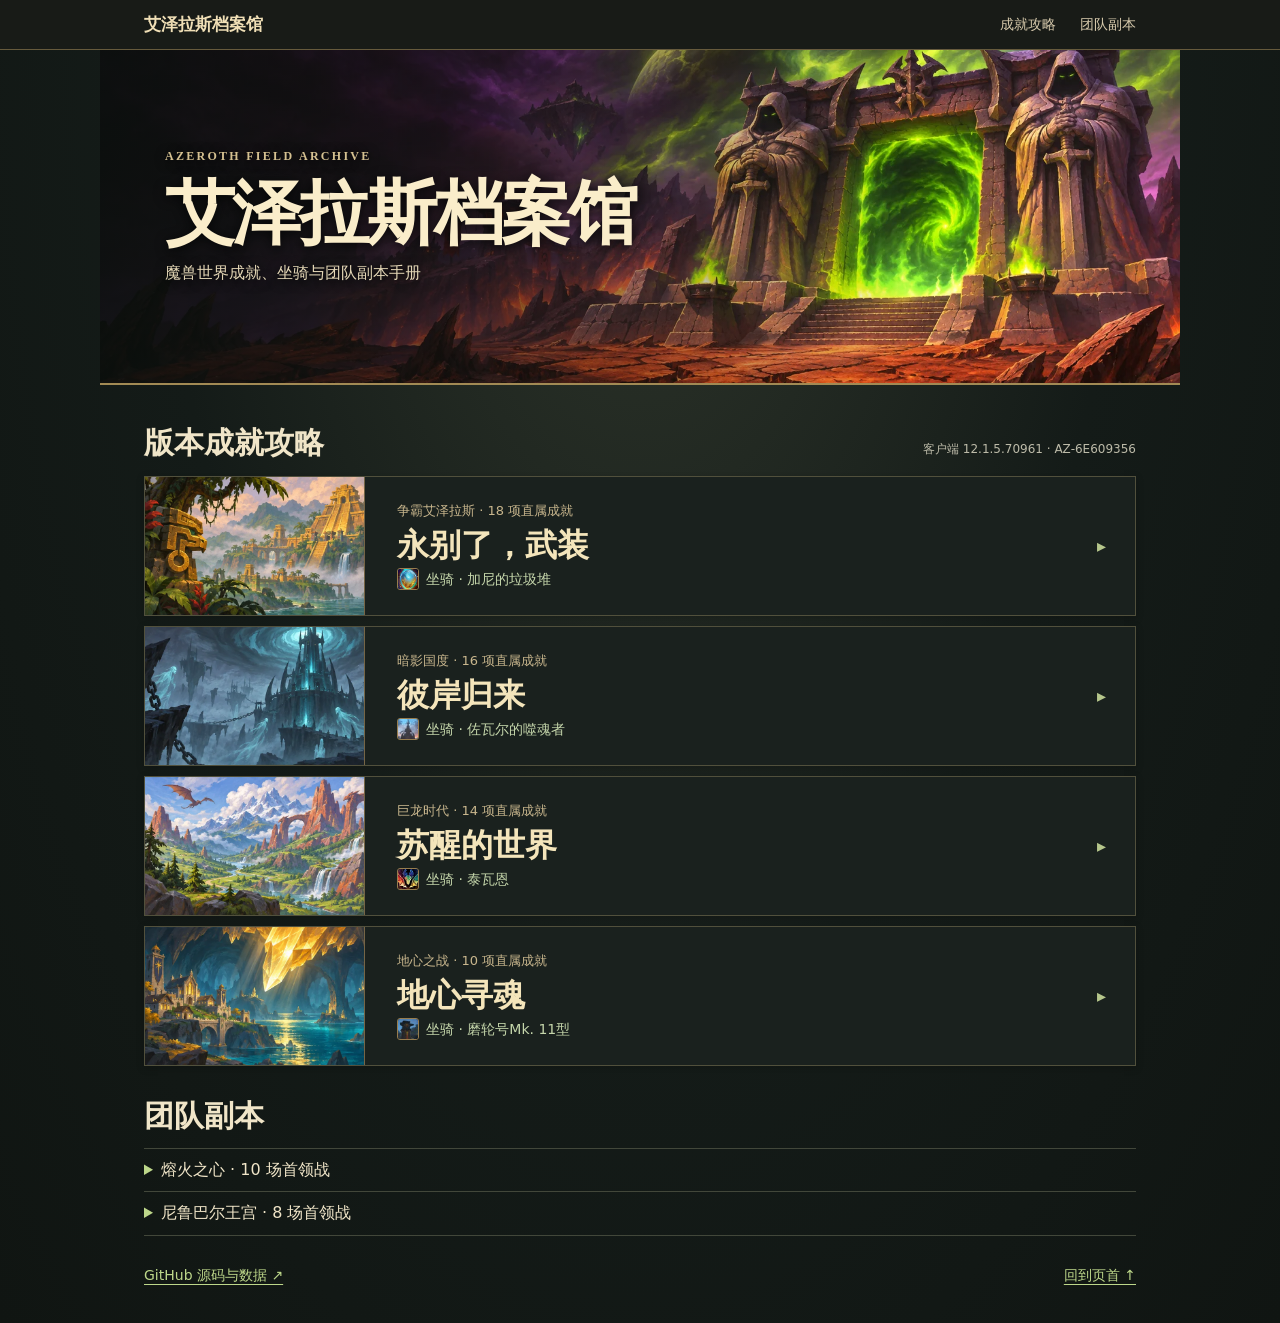
<file: index.html>
<!doctype html>
<html lang="zh-CN" data-release="outland-4">
<head>
  <meta charset="utf-8"><meta name="viewport" content="width=device-width,initial-scale=1">
  <meta name="theme-color" content="#181c19">
  <title>艾泽拉斯档案馆 · 成就与副本手册</title>
  <link rel="stylesheet" href="archive.css?v=outland-4">
</head>
<body>
  <header class="mast"><nav aria-label="手册导航"><a class="brand" href="#top">艾泽拉斯档案馆</a><a href="#achievements">成就攻略</a><a href="#instances">团队副本</a></nav></header>
  <main id="top">
    <header class="portal">
      <div class="portal-copy"><p lang="en">AZEROTH FIELD ARCHIVE</p><h1>艾泽拉斯档案馆</h1><p class="intro">魔兽世界成就、坐骑与团队副本手册</p></div>
    </header>
    <div class="ledger">
      <section id="achievements">
        <div class="section-title"><h2>版本成就攻略</h2><span id="edition" role="status">正在读取图鉴…</span></div>
        <div id="mounts"></div>
      </section>
      <section id="instances">
        <div class="section-title"><h2>团队副本</h2></div>
        <div id="raids"></div>
      </section>
      <footer><a href="https://github.com/heioo/skillflow-wow-atlas" target="_blank" rel="noopener">GitHub 源码与数据 ↗</a><a href="#top">回到页首 ↑</a></footer>
    </div>
  </main>
  <script type="module" src="atlas.js?v=outland-4"></script>
</body></html>
</file>
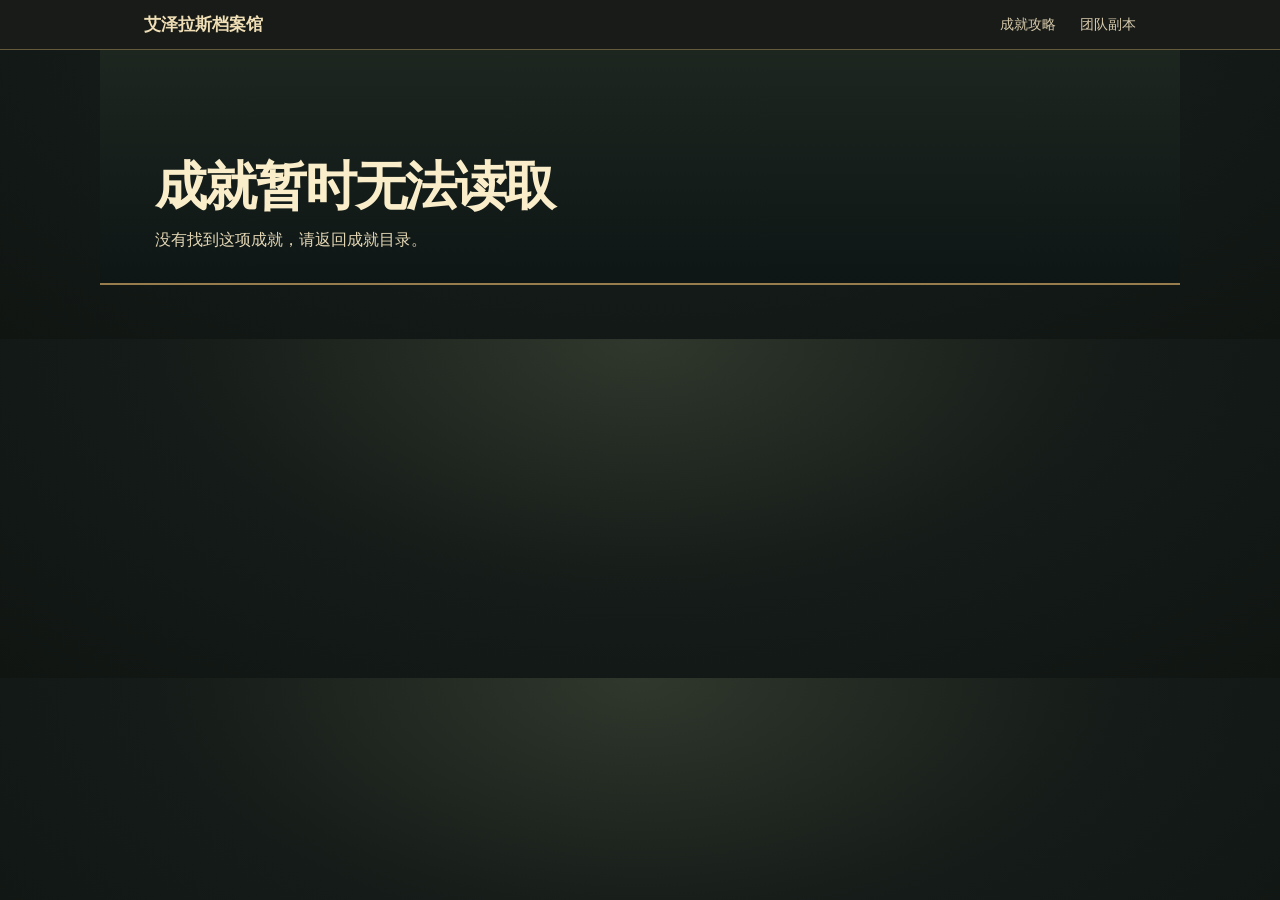
<file: achievement.html>
<!doctype html>
<html lang="zh-CN" data-release="outland-4">
<head>
  <meta charset="utf-8"><meta name="viewport" content="width=device-width,initial-scale=1">
  <meta name="theme-color" content="#181c19">
  <title>成就攻略 · 艾泽拉斯档案馆</title>
  <link rel="stylesheet" href="archive.css?v=outland-4">
</head>
<body>
  <header class="mast"><nav aria-label="手册导航"><a class="brand" href="index.html?v=outland-4">艾泽拉斯档案馆</a><a id="back-link" href="index.html?v=outland-4#achievements">成就攻略</a><a href="index.html?v=outland-4#instances">团队副本</a></nav></header>
  <main id="top">
    <header class="guide-hero">
      <img id="guide-image" alt="" hidden>
      <div class="guide-heading"><nav id="breadcrumbs" aria-label="当前位置"></nav><h1 id="achievement-title">正在读取成就…</h1><p id="guide-area" class="intro" role="status"></p></div>
    </header>
    <div class="ledger guide-ledger" id="guide-content"></div>
  </main>
  <script type="module" src="achievement.js?v=outland-4"></script>
</body></html>
</file>
<file: archive.css>
:root{color-scheme:dark;--base:#101614;--panel:#1a211e;--paper:#f0e5c8;--muted:#bdbba9;--brass:#977d4e;--line:#42473a;--jade:#bdd78a;--serif:"Songti SC","STSong","Noto Serif CJK SC",serif}
*{box-sizing:border-box}
html{scroll-padding-top:12px}
body{margin:0;background:radial-gradient(ellipse at top,#30372c 0,#141b18 54%,#101512 100%);color:var(--paper);font:16px/1.65 "Source Sans 3",system-ui,sans-serif}
main,.mast nav{max-width:1080px;margin:auto}
a{color:var(--jade);text-underline-offset:4px}
a:hover{color:#e5f5c2}
a:focus-visible,summary:focus-visible{outline:2px solid #d4ed96;outline-offset:3px}
.mast{border-bottom:1px solid #665a3c;background:#181b17}
.mast nav{display:flex;align-items:center;gap:24px;padding:13px clamp(16px,4vw,44px);font-size:14px}
.mast a{text-decoration:none;color:#d7caac}
.mast .brand{margin-right:auto;color:#f0dfb6;font:700 17px var(--serif)}
.portal{position:relative;isolation:isolate;min-height:clamp(230px,29vw,335px);display:flex;align-items:center;background:#232923 url("assets/dark-portal.webp") center center/cover no-repeat;border-bottom:2px solid #a28a54}
.portal:before{content:"";position:absolute;inset:0;z-index:-1;background:linear-gradient(90deg,rgba(8,15,12,.85),rgba(14,18,18,.45) 42%,transparent 75%)}
.portal-copy{padding:24px clamp(20px,6vw,65px);text-shadow:0 2px 12px #050606}
.portal-copy>p:first-child{margin:0;color:#d5c191;font:600 12px/1.5 Georgia,serif;letter-spacing:.19em}
h1,h2,h3{font-family:var(--serif)}
h1{margin:10px 0 6px;color:#faedca;font-size:clamp(38px,6vw,70px);line-height:1.12;letter-spacing:-.04em}
.intro{margin:0;color:#e4d7b6}
.ledger{padding:18px clamp(14px,4vw,44px) 36px}
.section-title{display:flex;align-items:baseline;justify-content:space-between;gap:14px;margin:20px 0 12px}
h2{margin:0;font-size:clamp(23px,3.2vw,30px);line-height:1.35}
#edition{font-size:12px;color:var(--muted)}
.chapter{background:var(--panel);border:1px solid #51503c;margin:10px 0;box-shadow:0 2px 8px #0003}
summary{cursor:pointer}
.chapter>summary{display:grid;grid-template-columns:clamp(125px,22vw,220px) 1fr 38px;align-items:center;gap:clamp(12px,3vw,32px);min-height:110px;list-style:none}
.chapter>summary::-webkit-details-marker{display:none}
.chapter>summary:hover,.chapter[open]>summary{background:#283027}
.region{width:100%;height:clamp(110px,13vw,138px);object-fit:cover;border-right:1px solid #756546}
.label{display:grid;gap:3px}
.label strong{font:700 clamp(21px,3vw,32px)/1.25 var(--serif);color:#f4e5bb}
.era,.credit{font-size:13px;color:#c8b68d}
.mount-reward{display:flex;align-items:center;gap:7px;color:#c5d6ab;font-size:14px}
.mount-reward img{width:22px;height:22px;border:1px solid var(--brass);border-radius:3px}
.arrow{font-size:18px;justify-self:start;color:#b6c78c}
.chapter[open]>summary .arrow{transform:rotate(90deg)}
.achievement-body{min-width:0;overflow-wrap:anywhere}
.chapter>.achievement-body{padding:clamp(14px,3vw,32px);border-top:1px solid var(--line)}
.achievement-body>p{margin:0 0 6px}
.reward{color:#e6c580}
.achievement-body>a,.route>a{font-size:14px}
.achievement-body h3{font-size:19px;margin:21px 0 8px}
.route{margin:16px 0;padding:14px 18px;border-left:3px solid #859957;background:#242d24}
.route h3:first-child{margin:0}
.route ol{padding-left:22px;margin:8px 0}
.route li{margin:6px 0}
.shelf{margin-top:12px;border-top:1px solid #4d5943}
.shelf summary{padding:9px 0;color:#e1d9b2}
.readings{list-style:none;padding:0;margin:0}
.readings li+li{border-top:1px solid #414b3d;padding-top:9px}
.readings a{font-weight:600}
.credit{display:block}
.readings p{margin:2px 0 9px;color:#e0decf;font-size:14px}
.achievement-body>.achievement{border-top:1px solid var(--line)}
.achievement-body>.achievement>summary,#raids summary{padding:8px 0}
.achievement-body>.achievement>summary::marker,#raids summary::marker,.shelf summary::marker{color:var(--jade)}
.achievement-body>.achievement>.achievement-body{margin:0 0 10px 5px;padding:6px 0 6px 12px;border-left:2px solid var(--line)}
#instances{margin-top:30px}
#raids{border-block:1px solid var(--line)}
#raids details+details{border-top:1px solid var(--line)}
#raids ol{columns:2}
footer{display:flex;justify-content:space-between;margin-top:28px;font-size:14px}
@media(max-width:580px){.mast nav{gap:15px}.mast .brand{font-size:15px}.portal{min-height:235px;background-position:63% center}.portal-copy{align-self:end;padding-bottom:20px}.portal:before{background:linear-gradient(0deg,#111713dc,transparent 86%)}.section-title{display:block}#edition{display:block;margin-top:3px}.chapter>summary{grid-template-columns:86px 1fr 16px;gap:9px}.region{height:115px}.era,.credit{font-size:12px}.mount-reward{font-size:12px}.mount-reward img{width:18px;height:18px}.chapter>.achievement-body{padding:14px 10px}.route{padding:10px}.achievement-body>.achievement>.achievement-body{padding-left:7px}#raids ol{columns:1}}
.time-links{display:flex;flex-wrap:wrap;gap:6px;margin:8px 0 12px}
.time-links a{padding:3px 8px;border:1px solid #5a614d;font-size:13px;text-decoration:none}
.child-grid{display:grid;grid-template-columns:repeat(3,minmax(0,1fr));gap:12px;margin:12px 0 20px}
.child-card{display:flex;flex-direction:column;gap:0;min-width:0;padding:0;overflow:hidden;background:#242b22;border:1px solid #596047;text-decoration:none;color:var(--paper);transition:background .15s,border-color .15s}
.child-card:hover{background:#303a2b;border-color:#bcc88c;color:var(--paper)}
.child-card strong{font:700 20px/1.45 var(--serif)}
.card-description{font-size:14px;color:#dedbc9;display:-webkit-box;-webkit-box-orient:vertical;-webkit-line-clamp:3;overflow:hidden}
.card-meta{font-size:12px;color:#c7b991;margin-top:auto}
.card-action{font-size:13px;color:var(--jade);padding-top:3px}
.guide-hero{position:relative;isolation:isolate;min-height:235px;display:flex;align-items:end;border-bottom:2px solid var(--brass);background:#222b24}
.guide-hero>img{position:absolute;inset:0;width:100%;height:100%;object-fit:cover;z-index:-2}
.guide-hero:after{content:"";position:absolute;inset:0;background:linear-gradient(0deg,#0c1514f0,#10181345);z-index:-1}
.guide-heading{padding:30px clamp(20px,5vw,55px);width:100%}
.guide-heading h1{font-size:clamp(30px,5vw,52px);overflow-wrap:anywhere;line-height:1.3}
#breadcrumbs{font-size:14px;color:#e8dbbe}
#breadcrumbs a{color:#e2eeac}
.guide-description{font-size:19px;color:#f6e7c4;margin:14px 0 8px}
.guide-ledger h2{font-size:24px;margin:25px 0 10px}
.guide-ledger h3{font:600 18px/1.5 var(--serif);margin:20px 0 8px}
.guide-ledger p{overflow-wrap:anywhere}
.guide-steps{padding-left:26px}
.guide-steps li{padding-left:5px;margin:12px 0}
.guide-tip{padding:12px 16px;border-left:3px solid #9cab71;background:#252d23;color:#e4e5ce}
.choice-note{color:#f2d283;font-weight:600}
.requirement-group{margin-bottom:16px}
.requirement-item{padding:9px 12px;border-bottom:1px solid var(--line);margin:0}
.guide-sources{border-top:1px solid var(--line);padding-top:5px}
.guide-sources .readings{margin-bottom:20px}
.guide-sources p{color:var(--muted);font-size:14px}
@media(max-width:800px){.child-grid{grid-template-columns:repeat(2,minmax(0,1fr))}}
@media(max-width:580px){.child-grid{grid-template-columns:1fr}.child-card{padding:0}.child-card strong{font-size:19px}.guide-hero{min-height:220px}.guide-heading{padding:25px 17px}.guide-description{font-size:17px}.guide-steps{padding-left:21px}.guide-ledger h2{font-size:22px}#breadcrumbs{font-size:13px}}
@media(prefers-reduced-motion:reduce){.child-card{transition:none}}
.card-visual{width:100%;aspect-ratio:16/9;overflow:hidden;background:#101713;border-bottom:1px solid #596047}
.card-visual img{display:block;width:100%;height:100%;object-fit:cover}
.card-visual.uncropped img{object-fit:contain}
.card-copy{display:flex;flex:1;flex-direction:column;gap:8px;padding:17px}
.card-visual.icon{display:flex;align-items:center;justify-content:center;aspect-ratio:auto;height:98px;background:linear-gradient(135deg,#30372b,#19211b)}
.card-visual.icon img{width:56px;height:56px;border:1px solid #9c875b;border-radius:5px;box-shadow:0 3px 12px #0008}
@media(max-width:580px){.card-copy{padding:15px}.card-visual.icon{height:86px}}
</file>
